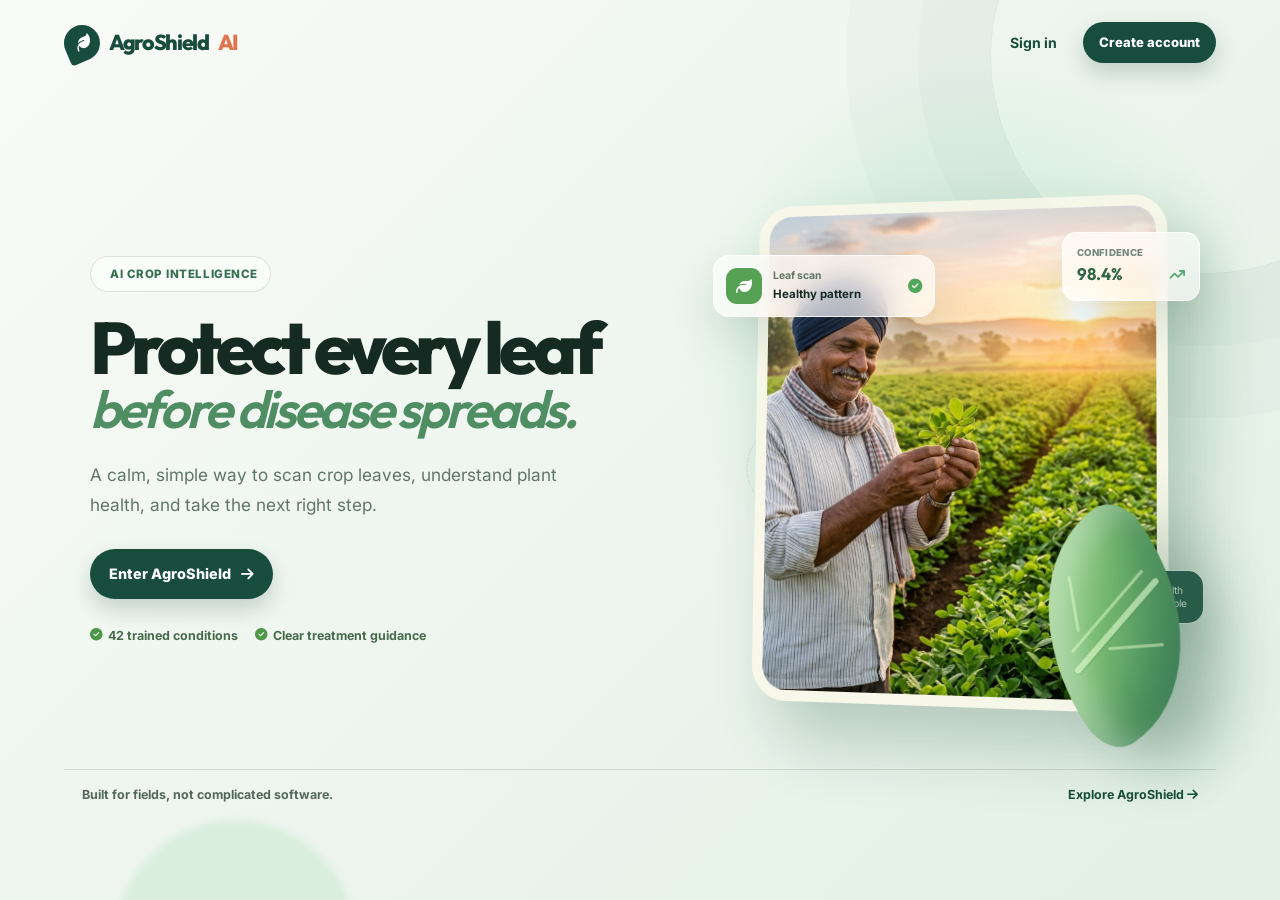
<file: frontend/landing.html>
<!DOCTYPE html>
<html lang="en">
<head>
    <meta charset="UTF-8">
    <meta name="viewport" content="width=device-width, initial-scale=1.0">
    <title>AgroShield AI — Crop care, made simple</title>
    <link href="https://fonts.googleapis.com/css2?family=Inter:wght@300;400;500;600;700&family=Outfit:wght@400;600;800&display=swap" rel="stylesheet">
    <link rel="stylesheet" href="https://cdnjs.cloudflare.com/ajax/libs/font-awesome/6.4.0/css/all.min.css">
    <link rel="stylesheet" href="css/style.css">
</head>
<body>
    <section class="public-landing" id="publicLanding">
        <nav class="landing-nav">
            <a class="landing-brand" href="/"><i class="fa-solid fa-leaf"></i> AgroShield <span>AI</span></a>
            <div class="landing-nav-actions">
                <a class="landing-text-btn" href="/login">Sign in</a>
                <a class="landing-btn landing-btn-small" href="/register">Create account</a>
            </div>
        </nav>
        <div class="landing-hero">
            <div class="landing-copy">
                <p class="landing-eyebrow"><i class="fa-solid fa-sparkles"></i> AI crop intelligence</p>
                <h1>Protect every leaf <em>before disease spreads.</em></h1>
                <p class="landing-lede">A calm, simple way to scan crop leaves, understand plant health, and take the next right step.</p>
                <div class="landing-actions">
                    <a class="landing-btn" href="/home">Enter AgroShield <i class="fa-solid fa-arrow-right"></i></a>
                </div>
                <div class="landing-trust"><span><i class="fa-solid fa-circle-check"></i> 42 trained conditions</span><span><i class="fa-solid fa-circle-check"></i> Clear treatment guidance</span></div>
            </div>
            <div class="landing-visual">
                <div class="landing-glow"></div>
                <div class="landing-orbit orbit-one"></div><div class="landing-orbit orbit-two"></div>
                <img class="farmer-hero-image" src="images/farmer_hero.jpg" alt="Farmer inspecting crop leaves in the field">
                <div class="leaf-sculpture" aria-label="Floating healthy leaf illustration">
                    <span class="leaf-vein leaf-vein-main"></span><span class="leaf-vein leaf-vein-left"></span><span class="leaf-vein leaf-vein-right"></span>
                </div>
                <div class="scan-card floating-card-one"><span class="scan-icon"><i class="fa-solid fa-leaf"></i></span><div><small>Leaf scan</small><strong>Healthy pattern</strong></div><i class="fa-solid fa-circle-check"></i></div>
                <div class="landing-stat floating-card-two"><strong>AI</strong><span>Plant health<br>made simple</span></div>
                <div class="confidence-card"><span>Confidence</span><strong>98.4%</strong><i class="fa-solid fa-arrow-trend-up"></i></div>
            </div>
        </div>
        <div class="landing-scroll-cue"><span>Built for fields, not complicated software.</span><a href="/home">Explore AgroShield <i class="fa-solid fa-arrow-right"></i></a></div>
    </section>
</body>
</html>
</file>
<file: frontend/css/style.css>
/* CSS Design System for AgroShield AI */
:root {
    --bg-main: #fbfbf9;        /* Warm cream background */
    --bg-sidebar: #172d1f;     /* Deep forest green sidebar */
    --bg-card: #ffffff;        /* Pure white cards */
    --border-color: #e4eae4;   /* Soft organic border */
    --border-hover: #a5d6a7;
    
    --primary: #2e7d32;        /* Forest green primary */
    --primary-hover: #1b5e20;
    --primary-glow: rgba(46, 125, 50, 0.15);
    
    --accent: #ef6c00;         /* Warm clay orange accent */
    --accent-hover: #e65100;
    --accent-glow: rgba(239, 108, 0, 0.15);
    
    --danger: #c62828;         /* Earthy warning red */
    --danger-glow: rgba(198, 40, 40, 0.1);
    --warning: #fbc02d;        /* Soft sun gold */
    --warning-glow: rgba(251, 192, 45, 0.1);
    --teal: #00796b;
    --teal-glow: rgba(0, 121, 107, 0.1);
    --text-main: #2b3a30;      /* Dark soil green-grey */
    --text-muted: #738478;     /* Leaf gray */
    --text-dark: #0d1711;
    
    --font-family: 'Inter', sans-serif;
    --font-heading: 'Outfit', sans-serif;
    --sidebar-width: 280px;
    --transition: all 0.25s cubic-bezier(0.4, 0, 0.2, 1);
}


* {
    margin: 0;
    padding: 0;
    box-sizing: border-box;
}


body {
    background-color: var(--bg-main);
    color: var(--text-main);
    font-family: var(--font-family);
    overflow-x: hidden;
    line-height: 1.6;
}


/* Agricultural startup preloader */
.agro-preloader{position:fixed;inset:0;z-index:10000;display:grid;place-items:center;overflow:hidden;color:#f5fff3;background:radial-gradient(circle at 50% 15%,#386a39 0%,#1d4829 34%,#102a1a 72%,#081a10 100%);transition:opacity .55s ease,visibility .55s ease}.agro-preloader.is-hidden{opacity:0;visibility:hidden;pointer-events:none}.preloader-content{position:relative;z-index:1;width:min(88vw,360px);text-align:center}.preloader-sun{position:absolute;top:-6rem;left:50%;width:16rem;height:16rem;border-radius:50%;background:radial-gradient(circle,rgba(255,231,137,.38),rgba(255,213,92,.06) 58%,transparent 70%);transform:translateX(-50%)}.preloader-cloud{position:absolute;width:9rem;height:2.4rem;border-radius:999px;background:rgba(239,255,228,.1);filter:blur(1px)}.preloader-cloud:before,.preloader-cloud:after{position:absolute;bottom:0;border-radius:50%;background:inherit;content:''}.preloader-cloud:before{left:1.2rem;width:3.3rem;height:3.3rem}.preloader-cloud:after{right:1.1rem;width:2.5rem;height:2.5rem}.preloader-cloud-left{top:17%;left:-2rem;animation:preloaderCloud 11s linear infinite}.preloader-cloud-right{top:29%;right:-4rem;transform:scale(.68);animation:preloaderCloud 14s linear infinite reverse}.preloader-mark{display:grid;place-items:center;width:74px;height:74px;margin:0 auto 1.25rem;border:1px solid rgba(221,255,208,.38);border-radius:50%;background:rgba(255,255,255,.1);box-shadow:0 0 0 12px rgba(126,201,111,.08);font-size:2rem;color:#b8ee8d;animation:preloaderSprout 1.8s ease-in-out infinite}.preloader-kicker{margin:0 0 .35rem;color:#b8ee8d;font-size:.67rem;font-weight:700;letter-spacing:.18em}.preloader-content h1{margin:0;font-family:var(--font-heading);font-size:clamp(2.2rem,9vw,3.25rem);line-height:1;letter-spacing:-.06em}.preloader-content h1 em{color:#b8ee8d;font-style:normal}.preloader-message{margin:.9rem 0 1.1rem;color:rgba(245,255,243,.76);font-size:.9rem}.preloader-progress{height:4px;overflow:hidden;border-radius:999px;background:rgba(255,255,255,.2)}.preloader-progress span{display:block;width:45%;height:100%;border-radius:inherit;background:linear-gradient(90deg,#84d86a,#e2f8b2);animation:preloaderGrow 1.35s ease-in-out infinite}.preloader-field{position:absolute;inset:auto -10% -26%;height:58%;opacity:.38;transform:perspective(340px) rotateX(58deg)}.field-row{position:absolute;left:0;width:100%;height:2px;background:linear-gradient(90deg,transparent,rgba(191,242,148,.8),transparent)}.field-row-one{top:12%}.field-row-two{top:43%}.field-row-three{top:74%}.preloader-crops{position:absolute;z-index:1;right:clamp(1.2rem,8vw,8rem);bottom:.9rem;display:flex;align-items:flex-end;gap:clamp(.25rem,1.2vw,.8rem);color:#9ee479}.crop{display:block;width:clamp(1.35rem,3.2vw,2.3rem);font-size:clamp(1.4rem,3.4vw,2.5rem);line-height:1;transform-origin:bottom center;animation:preloaderSway 2.7s ease-in-out infinite alternate}.crop:after{display:block;width:2px;height:clamp(1.2rem,3vw,2.4rem);margin:0 auto;background:#6da956;content:''}.crop-two{color:#d2eb7d;animation-delay:-.8s}.crop-three{color:#81cf73;font-size:clamp(1.9rem,4.7vw,3.4rem);animation-delay:-1.4s}.crop-four{color:#c9df67;animation-delay:-.3s}.crop-five{color:#79bd65;animation-delay:-1.1s}.preloader-farmer{position:absolute;z-index:1;left:clamp(1rem,7vw,7rem);bottom:clamp(1.2rem,7vh,4rem);width:clamp(6rem,13vw,9.5rem);margin:0;overflow:hidden;border:4px solid rgba(225,250,195,.76);border-radius:1.2rem;background:#2d6c3b;box-shadow:0 1rem 2.5rem rgba(1,18,8,.28);transform:rotate(-5deg);animation:preloaderFarmer 3.2s ease-in-out infinite}.preloader-farmer img{display:block;width:100%;aspect-ratio:1/1.12;object-fit:cover;object-position:center}.preloader-farmer figcaption{display:flex;align-items:center;justify-content:center;gap:.3rem;padding:.35rem;color:#f5fff3;background:#236238;font-size:clamp(.45rem,.8vw,.64rem);font-weight:700;white-space:nowrap}@keyframes preloaderGrow{0%{transform:translateX(-120%)}55%,100%{transform:translateX(250%)}}@keyframes preloaderSprout{50%{transform:translateY(-5px) rotate(-4deg);box-shadow:0 0 0 17px rgba(126,201,111,.04)}}@keyframes preloaderSway{to{transform:rotate(6deg)}}@keyframes preloaderFarmer{50%{transform:translateY(-5px) rotate(-5deg)}}@keyframes preloaderCloud{to{translate:4rem 0}}@media(max-width:680px){.preloader-farmer{left:1rem;bottom:1.2rem;width:5.4rem;border-width:3px}.preloader-farmer figcaption{display:none}.preloader-crops{right:.8rem;bottom:.4rem;gap:.2rem}.preloader-cloud-left{top:10%}}@media(prefers-reduced-motion:reduce){.preloader-mark,.preloader-progress span,.preloader-cloud,.crop,.preloader-farmer{animation:none}.agro-preloader{transition-duration:.01ms}}
/* Scrollbar styling */
::-webkit-scrollbar {
    width: 8px;
    height: 8px;
}
::-webkit-scrollbar-track {
    background: var(--bg-sidebar);
}
::-webkit-scrollbar-thumb {
    background: var(--border-color);
    border-radius: 4px;
}
::-webkit-scrollbar-thumb:hover {
    background: var(--primary);
}


/* App Container Layout */
.app-container {
    display: flex;
    min-height: 100vh;
}


/* Sidebar Navigation */
.sidebar {
    width: var(--sidebar-width);
    background-color: var(--bg-sidebar);
    border-right: 1px solid var(--border-color);
    display: flex;
    flex-direction: column;
    padding: 1.75rem 1.25rem;
    position: fixed;
    height: 100vh;
    z-index: 10;
}


.brand {
    display: flex;
    align-items: center;
    gap: 0.75rem;
    margin-bottom: 2.5rem;
}


.logo-icon {
    font-size: 1.75rem;
    color: var(--primary);
    filter: drop-shadow(0 0 8px var(--primary));
    animation: pulseLogo 3s infinite alternate;
}


.brand-name {
    font-family: var(--font-heading);
    font-size: 1.45rem;
    font-weight: 800;
    letter-spacing: -0.5px;
    color: #ffffff;
}


.brand-name .highlight {
    color: var(--primary);
}


.nav-menu {
    display: flex;
    flex-direction: column;
    gap: 0.5rem;
    flex-grow: 1;
}


.nav-item {
    display: flex;
    align-items: center;
    gap: 1rem;
    padding: 0.85rem 1rem;
    color: #a5d6a7; /* Light sage green for contrast */
    text-decoration: none;
    border-radius: 8px;
    font-weight: 500;
    transition: var(--transition);
    border: 1px solid transparent;
}


.nav-item i {
    font-size: 1.2rem;
    width: 20px;
    text-align: center;
    transition: var(--transition);
}


.nav-item:hover, .nav-item.active {
    color: #fff;
    background-color: rgba(255, 255, 255, 0.08);
    border-color: rgba(255, 255, 255, 0.15);
}


.nav-item.active {
    background-color: rgba(16, 185, 129, 0.15);
    border-color: var(--primary);
    box-shadow: 0 0 15px rgba(16, 185, 129, 0.1);
}


.nav-item.active i {
    color: var(--primary);
    text-shadow: 0 0 8px var(--primary);
}


.sidebar-footer {
    display: flex;
    flex-direction: column;
    gap: 1rem;
    border-top: 1px solid var(--border-color);
    padding-top: 1.25rem;
}


.lang-selector {
    display: flex;
    align-items: center;
    gap: 0.5rem;
    background: rgba(255, 255, 255, 0.03);
    border: 1px solid var(--border-color);
    padding: 0.5rem;
    border-radius: 6px;
}


.lang-selector i {
    color: var(--primary);
}


.lang-selector select {
    background: transparent;
    border: none;
    color: #a5d6a7;
    width: 100%;
    outline: none;
    font-family: var(--font-family);
    font-size: 0.9rem;
    cursor: pointer;
}


.lang-selector select option {
    background-color: var(--bg-sidebar);
    color: #ffffff;
}


.system-status {
    display: flex;
    align-items: center;
    gap: 0.5rem;
    font-size: 0.8rem;
    color: var(--text-muted);
}


.status-dot {
    width: 8px;
    height: 8px;
    border-radius: 50%;
}


.status-dot.online {
    background-color: var(--primary);
    box-shadow: 0 0 8px var(--primary);
}


/* Workspace Layout */
.workspace {
    margin-left: var(--sidebar-width);
    flex-grow: 1;
    display: flex;
    flex-direction: column;
    min-height: 100vh;
    padding: 2rem;
}


/* Top Header */
.top-header {
    display: flex;
    justify-content: space-between;
    align-items: center;
    border-bottom: 1px solid var(--border-color);
    padding-bottom: 1.5rem;
    margin-bottom: 2rem;
}


.header-title h1 {
    font-family: var(--font-heading);
    font-weight: 600;
    font-size: 1.85rem;
    letter-spacing: -0.5px;
}


.header-title p {
    color: var(--text-muted);
    font-size: 0.95rem;
    margin-top: 0.25rem;
}


.header-actions {
    display: flex;
    align-items: center;
    gap: 0.65rem;
    flex-wrap: nowrap;
}


.location-wrap {
    position: relative;
    flex-shrink: 0;
}


.location-chip {
    height: 44px;
    display: inline-flex;
    align-items: center;
    gap: .55rem;
    padding: .3rem .65rem .3rem .4rem;
    border: 1px solid var(--border-color);
    border-radius: 12px;
    color: var(--text-main);
    background: var(--bg-card);
    cursor: pointer;
    font-family: inherit;
    text-align: left;
    transition: var(--transition);
}


.location-chip:hover,
.location-chip[aria-expanded="true"] {
    border-color: var(--primary);
    background: var(--primary-glow);
    transform: translateY(-1px);
}


.location-icon {
    display: grid;
    width: 32px;
    height: 32px;
    place-items: center;
    border-radius: 9px;
    color: #fff;
    background: var(--primary);
}


.location-copy { display: grid; min-width: 68px; line-height: 1.05; }
.location-copy small { color: var(--text-muted); font-size: .62rem; font-weight: 600; }
.location-copy strong { max-width: 100px; overflow: hidden; color: var(--text-main); font-size: .76rem; text-overflow: ellipsis; white-space: nowrap; }
.location-chevron { color: var(--text-muted); font-size: .66rem; }


.location-panel {
    position: absolute;
    top: 53px;
    right: 0;
    z-index: 1001;
    width: 260px;
    padding: 1rem;
    border: 1px solid var(--border-color);
    border-radius: 14px;
    color: var(--text-main);
    background: var(--bg-card);
    box-shadow: 0 16px 40px rgba(0, 0, 0, .16);
}


.location-panel-title { display: flex; align-items: flex-start; gap: .65rem; margin-bottom: .85rem; }
.location-panel-title > i { margin-top: .1rem; color: var(--primary); }
.location-panel-title strong { display: block; font-size: .88rem; }
.location-panel-title span { display: block; margin-top: .1rem; color: var(--text-muted); font-size: .7rem; line-height: 1.35; }
.location-panel label { display: block; margin-bottom: .35rem; color: var(--text-muted); font-size: .72rem; font-weight: 700; }
.location-panel input { width: 100%; padding: .58rem .65rem; border: 1px solid var(--border-color); border-radius: 8px; color: var(--text-main); background: var(--bg-main); font: inherit; font-size: .82rem; }
.location-panel input:focus { outline: 2px solid var(--primary-glow); border-color: var(--primary); }
.location-apply-btn { width: 100%; margin-top: .75rem; padding: .6rem .75rem; border: 0; border-radius: 8px; color: #fff; background: var(--primary); cursor: pointer; font: inherit; font-size: .78rem; font-weight: 700; }
.location-apply-btn:hover { background: var(--primary-hover); }


.header-icon-btn {
    position: relative;
    width: 44px;
    height: 44px;
    min-width: 44px;
    min-height: 44px;
    max-height: 44px;
    display: inline-flex;
    align-items: center;
    justify-content: center;
    border: 1px solid var(--border-color);
    border-radius: 12px;
    background: var(--bg-card);
    color: var(--primary);
    cursor: pointer;
    font-size: 1.05rem;
    transition: var(--transition);
    box-sizing: border-box;
    flex-shrink: 0;
}


.header-icon-btn:hover {
    border-color: var(--primary);
    background: var(--primary-glow);
    color: var(--primary-hover);
    transform: translateY(-1px);
}


.notification-wrap {
    position: relative;
    display: inline-flex;
    align-items: center;
    height: 44px;
    min-height: 44px;
    max-height: 44px;
    flex-shrink: 0;
}


.notification-dot {
    position: absolute;
    top: 7px;
    right: 7px;
    width: 8px;
    height: 8px;
    background: var(--danger);
    border-radius: 50%;
    border: 2px solid var(--bg-card);
    pointer-events: none;
    transition: opacity 0.2s;
}


.notification-panel {
    position: absolute;
    top: 52px;
    right: 0;
    z-index: 1000;
    width: 320px;
    background: var(--bg-card);
    border: 1px solid var(--border-color);
    border-radius: 14px;
    padding: 1rem;
    box-shadow: 0 16px 40px rgba(0, 0, 0, 0.16);
    color: var(--text-main);
    box-sizing: border-box;
    animation: fadeIn 0.2s ease;
}


.notif-header {
    display: flex;
    align-items: center;
    justify-content: space-between;
    padding-bottom: 0.65rem;
    border-bottom: 1px solid var(--border-color);
    margin-bottom: 0.5rem;
}


.notif-header strong {
    font-size: 0.88rem;
    font-weight: 700;
    color: var(--text-main);
    display: flex;
    align-items: center;
}


.notif-list {
    display: flex;
    flex-direction: column;
    gap: 0.4rem;
}


.notif-item {
    display: flex;
    gap: 0.65rem;
    padding: 0.55rem;
    border-radius: 8px;
    transition: background 0.15s;
    align-items: flex-start;
}


.notif-item:hover {
    background: rgba(46, 125, 50, 0.08);
}


.notif-item > i {
    font-size: 1rem;
    margin-top: 0.2rem;
    flex-shrink: 0;
}


.notif-item strong {
    display: block;
    font-size: 0.8rem;
    font-weight: 600;
    color: var(--text-main);
    line-height: 1.25;
}


.notif-item p {
    font-size: 0.75rem;
    color: var(--text-muted);
    margin: 0.15rem 0 0.25rem 0;
    line-height: 1.35;
}


.notif-item small {
    font-size: 0.68rem;
    color: var(--text-muted);
}


.notif-footer {
    border-top: 1px solid var(--border-color);
    padding-top: 0.5rem;
    margin-top: 0.4rem;
    text-align: center;
}


.btn-text-sm {
    background: transparent;
    border: none;
    color: var(--primary);
    font-size: 0.78rem;
    font-weight: 600;
    cursor: pointer;
    padding: 0.3rem 0.6rem;
    border-radius: 6px;
    transition: background 0.15s;
}


.btn-text-sm:hover {
    background: var(--primary-glow);
}


.header-user-chip {
    height: 44px;
    min-height: 44px;
    max-height: 44px;
    display: inline-flex;
    align-items: center;
    gap: 0.65rem;
    padding: 0 1rem 0 0.45rem;
    border: 1px solid var(--border-color);
    background: var(--bg-card);
    border-radius: 12px;
    color: var(--text-main);
    font-size: 0.88rem;
    font-weight: 600;
    box-sizing: border-box;
    flex-shrink: 0;
    cursor: pointer;
    transition: var(--transition);
}


.header-user-chip:hover {
    border-color: var(--primary);
    background: var(--primary-glow);
    transform: translateY(-1px);
    box-shadow: 0 2px 8px rgba(0,0,0,0.06);
}


.header-user-icon {
    display: grid;
    place-items: center;
    width: 32px;
    height: 32px;
    border-radius: 50%;
    color: #fff;
    background: var(--primary);
    font-size: 0.85rem;
    flex-shrink: 0;
}


.quick-stat {
    height: 44px;
    min-height: 44px;
    max-height: 44px;
    display: inline-flex;
    align-items: center;
    gap: 0.65rem;
    padding: 0 0.85rem;
    background: var(--bg-card);
    border: 1px solid var(--border-color);
    border-radius: 12px;
    box-sizing: border-box;
    flex-shrink: 0;
    width: 130px;
    min-width: 130px;
    max-width: 130px;
    cursor: pointer;
    transition: var(--transition);
}


.quick-stat:hover {
    border-color: var(--primary);
    background: var(--primary-glow);
    transform: translateY(-1px);
    box-shadow: 0 2px 8px rgba(0,0,0,0.06);
}


.quick-stat i {
    font-size: 1.15rem;
    color: var(--primary);
    display: flex;
    align-items: center;
    justify-content: center;
    width: 22px;
    flex-shrink: 0;
}


.quick-stat > div {
    display: flex;
    flex-direction: column;
    justify-content: center;
    line-height: 1.15;
}


.stat-lbl {
    display: block;
    font-size: 0.62rem;
    font-weight: 700;
    color: var(--text-muted);
    text-transform: uppercase;
    letter-spacing: 0.05em;
}


.stat-val {
    font-size: 0.88rem;
    font-weight: 700;
    color: var(--text-main);
}


/* View Sections */
.view-section {
    display: none;
    animation: fadeIn 0.4s ease;
    flex-grow: 1;
}


.view-section.active {
    display: block;
}


/* Grid Layouts */
.grid-2col {
    display: grid;
    grid-template-columns: 1fr 1fr;
    gap: 2rem;
}


@media (max-width: 1024px) {
    .grid-2col {
        grid-template-columns: 1fr;
    }
}


/* Glassmorphism Cards */
.card {
    background: var(--bg-card);
    border: 1px solid var(--border-color);
    border-radius: 16px;
    box-shadow: 0 10px 30px rgba(0, 0, 0, 0.3);
    backdrop-filter: blur(12px);
    -webkit-backdrop-filter: blur(12px);
    display: flex;
    flex-direction: column;
    overflow: hidden;
    transition: var(--transition);
}


.card:hover {
    border-color: var(--border-hover);
    box-shadow: 0 12px 35px rgba(16, 185, 129, 0.04);
}


.card.scroll-y {
    max-height: 680px;
    overflow-y: auto;
}


.card-header {
    padding: 1.25rem 1.5rem;
    border-bottom: 1px solid var(--border-color);
    display: flex;
    justify-content: space-between;
    align-items: center;
}


.card-header h2 {
    font-family: var(--font-heading);
    font-size: 1.25rem;
    font-weight: 600;
    display: flex;
    align-items: center;
    gap: 0.5rem;
}


.card-header h2 i {
    color: var(--primary);
}


.card-content {
    padding: 1.5rem;
    flex-grow: 1;
}


.card-content.no-padding {
    padding: 0;
}


/* Badges */
.badge {
    padding: 0.35rem 0.75rem;
    border-radius: 50px;
    font-size: 0.75rem;
    font-weight: 600;
    text-transform: uppercase;
    letter-spacing: 0.5px;
}


.badge-emerald {
    background: rgba(16, 185, 129, 0.15);
    color: var(--primary);
    border: 1px solid var(--primary);
}


.badge-teal {
    background: rgba(20, 184, 166, 0.15);
    color: var(--teal);
    border: 1px solid var(--teal);
}


.badge-warning {
    background: rgba(245, 158, 11, 0.15);
    color: var(--warning);
    border: 1px solid var(--warning);
}


.badge-danger {
    background: rgba(239, 68, 68, 0.15);
    color: var(--danger);
    border: 1px solid var(--danger);
}


.badge-blue {
    background: rgba(59, 130, 246, 0.15);
    color: #3b82f6;
    border: 1px solid #3b82f6;
}


/* Upload Zone */
.upload-zone {
    border: 2px dashed var(--border-color);
    border-radius: 12px;
    padding: 2.5rem 1.5rem;
    text-align: center;
    background: rgba(0, 0, 0, 0.15);
    transition: var(--transition);
    cursor: pointer;
    min-height: 250px;
    display: flex;
    align-items: center;
    justify-content: center;
}


.upload-zone:hover, .upload-zone.dragover {
    border-color: var(--primary);
    background: rgba(16, 185, 129, 0.03);
}


.upload-prompt {
    display: flex;
    flex-direction: column;
    align-items: center;
    gap: 0.75rem;
}


.upload-icon {
    font-size: 3rem;
    color: var(--primary);
    margin-bottom: 0.5rem;
    filter: drop-shadow(0 0 10px var(--primary-glow));
}


.upload-prompt h3 {
    font-size: 1.1rem;
    font-weight: 600;
}


.upload-prompt p {
    color: var(--text-muted);
    font-size: 0.8rem;
    max-width: 320px;
}


.upload-preview {
    width: 100%;
    height: 100%;
    position: relative;
    border-radius: 8px;
    overflow: hidden;
}


.upload-preview img {
    max-width: 100%;
    max-height: 220px;
    object-fit: cover;
    border-radius: 8px;
    border: 1px solid var(--border-color);
}


.preview-overlay {
    position: absolute;
    bottom: 10px;
    right: 10px;
}


/* Form Styles */
.form-group {
    display: flex;
    flex-direction: column;
    gap: 0.5rem;
    margin-bottom: 1rem;
}


.form-group label {
    font-size: 0.85rem;
    font-weight: 500;
    color: var(--text-muted);
}


.form-group label i {
    color: var(--primary);
}


.form-row {
    display: flex;
    gap: 1rem;
}


.form-row .form-group {
    flex: 1;
}


.form-group input, .form-group textarea, .form-group select {
    background: #ffffff;
    border: 1px solid var(--border-color);
    padding: 0.75rem 1rem;
    border-radius: 8px;
    color: var(--text-main);
    font-family: var(--font-family);
    outline: none;
    transition: var(--transition);
}


.form-group input:focus, .form-group textarea:focus, .form-group select:focus {
    border-color: var(--primary);
    box-shadow: 0 0 10px var(--primary-glow);
}


.form-group textarea {
    min-height: 80px;
    resize: vertical;
}


.align-bottom {
    justify-content: flex-end;
}


/* Buttons */
.btn {
    display: inline-flex;
    align-items: center;
    justify-content: center;
    gap: 0.5rem;
    padding: 0.65rem 1.25rem;
    border-radius: 8px;
    font-family: var(--font-family);
    font-weight: 500;
    font-size: 0.9rem;
    cursor: pointer;
    transition: var(--transition);
    border: none;
    outline: none;
}


.btn-primary {
    background-color: var(--primary);
    color: var(--bg-sidebar);
    font-weight: 600;
}


.btn-primary:hover {
    background-color: var(--primary-hover);
    box-shadow: 0 0 15px var(--primary-glow);
}


.btn-secondary {
    background-color: rgba(255, 255, 255, 0.05);
    color: var(--text-main);
    border: 1px solid var(--border-color);
}


.btn-secondary:hover {
    background-color: rgba(255, 255, 255, 0.08);
    border-color: var(--primary);
}


.btn-success {
    background-color: var(--accent);
    color: var(--bg-sidebar);
    font-weight: 600;
}


.btn-success:hover {
    background-color: var(--primary-hover);
    box-shadow: 0 0 15px rgba(34, 197, 94, 0.25);
}


.btn-warning {
    background-color: var(--warning);
    color: var(--text-dark);
    font-weight: 600;
}


.btn-warning:hover {
    opacity: 0.9;
    box-shadow: 0 0 15px var(--warning-glow);
}


.btn-danger {
    background-color: var(--danger);
    color: #fff;
    font-weight: 600;
}


.btn-danger:hover {
    background-color: #dc2626;
    box-shadow: 0 0 15px var(--danger-glow);
}


.btn-sm {
    padding: 0.4rem 0.85rem;
    font-size: 0.8rem;
}


.btn-large {
    padding: 0.9rem 1.5rem;
    font-size: 1rem;
}


.btn-icon {
    padding: 0.75rem;
}


.btn:disabled {
    opacity: 0.4;
    cursor: not-allowed;
    box-shadow: none !important;
}


/* Empty State / Loading State */
.empty-state {
    display: flex;
    flex-direction: column;
    align-items: center;
    justify-content: center;
    gap: 1rem;
    text-align: center;
    padding: 4rem 1.5rem;
    color: var(--text-muted);
}


.empty-state i {
    font-size: 3.5rem;
    color: var(--border-color);
}


.empty-state i.animate-pulse {
    animation: heartBeat 2s infinite;
}


.empty-state h3 {
    font-size: 1.25rem;
    color: var(--text-main);
    font-weight: 600;
}


.empty-state p {
    font-size: 0.85rem;
    max-width: 320px;
}


.spinner {
    color: var(--primary) !important;
    font-size: 3.5rem;
}


/* Results Formatting */
.result-header {
    display: flex;
    justify-content: space-between;
    align-items: flex-start;
    border-bottom: 1px solid var(--border-color);
    padding-bottom: 1.25rem;
    margin-bottom: 1.5rem;
}


.result-details h3 {
    font-family: var(--font-heading);
    font-size: 1.5rem;
    color: var(--primary);
    font-weight: 700;
}


.result-details .scientific {
    font-style: italic;
    color: var(--text-muted);
    font-size: 0.9rem;
    margin-top: 0.1rem;
}


.meta-row {
    display: flex;
    gap: 1.5rem;
    margin-top: 0.5rem;
    font-size: 0.85rem;
}


.meta-item strong {
    color: var(--primary);
}


.advisory-sections {
    display: flex;
    flex-direction: column;
    gap: 1.25rem;
}


.adv-section {
    border-left: 3px solid var(--border-color);
    padding-left: 1rem;
}


.adv-section.highlight-border {
    border-left-color: var(--primary);
    background: rgba(16, 185, 129, 0.02);
    padding: 0.75rem 1rem;
    border-radius: 0 8px 8px 0;
}


.adv-section h4 {
    font-size: 0.9rem;
    font-weight: 600;
    color: var(--primary);
    margin-bottom: 0.35rem;
    display: flex;
    align-items: center;
    gap: 0.4rem;
}


.adv-section p {
    font-size: 0.88rem;
    color: var(--text-main);
}


.chemical-box {
    background: rgba(255, 255, 255, 0.02);
    border: 1px solid var(--border-color);
    padding: 0.75rem;
    border-radius: 6px;
    margin-top: 0.25rem;
}


.dosage-tag {
    display: inline-block;
    background: rgba(16, 185, 129, 0.08);
    border: 1px solid var(--border-color);
    padding: 0.25rem 0.5rem;
    border-radius: 4px;
    font-size: 0.75rem;
    margin-top: 0.5rem;
}


.dosage-tag strong {
    color: var(--primary);
}


.advisory-actions {
    display: flex;
    gap: 1rem;
    margin-top: 2rem;
    border-top: 1px solid var(--border-color);
    padding-top: 1.5rem;
}


.advisory-actions button {
    flex: 1;
}


/* Weather Risk Forecaster */
.risk-summary {
    display: flex;
    align-items: center;
    gap: 2rem;
    margin-bottom: 1.5rem;
    border-bottom: 1px solid var(--border-color);
    padding-bottom: 1.5rem;
}


.risk-meter-container {
    display: flex;
    flex-direction: column;
    align-items: center;
    gap: 0.5rem;
}


.risk-gauge {
    position: relative;
    width: 100px;
    height: 50px;
    background: linear-gradient(to right, #22c55e, #eab308, #ef4444);
    border-radius: 100px 100px 0 0;
    overflow: hidden;
}


.risk-gauge::after {
    content: '';
    position: absolute;
    bottom: 0;
    left: 50%;
    transform: translateX(-50%);
    width: 70px;
    height: 35px;
    background-color: var(--bg-sidebar);
    border-radius: 70px 70px 0 0;
}


.gauge-arrow {
    position: absolute;
    bottom: 0;
    left: 50%;
    width: 4px;
    height: 40px;
    background-color: #fff;
    transform-origin: bottom center;
    z-index: 2;
    transition: transform 1s cubic-bezier(0.4, 0, 0.2, 1);
    box-shadow: 0 0 6px rgba(0,0,0,0.5);
}


.risk-value {
    font-family: var(--font-heading);
    font-weight: 700;
    font-size: 1.1rem;
}


.risk-info {
    flex-grow: 1;
}


.forecast-text {
    font-size: 0.9rem;
}


.forecast-text strong {
    color: var(--primary);
}


.risk-list {
    display: flex;
    flex-direction: column;
    gap: 0.85rem;
}


.risk-item {
    display: flex;
    justify-content: space-between;
    align-items: center;
    padding: 0.75rem 1rem;
    background: rgba(255, 255, 255, 0.02);
    border: 1px solid var(--border-color);
    border-radius: 8px;
}


.risk-name {
    font-weight: 500;
    font-size: 0.85rem;
}


.risk-factor-popover {
    font-size: 0.75rem;
    color: var(--text-muted);
    margin-top: 0.25rem;
}


/* Geospatial Map View styling */
.full-height-card {
    height: 700px;
}


.map-filters {
    display: flex;
    gap: 0.5rem;
}


.map-filters select {
    background-color: rgba(0, 0, 0, 0.2);
    border: 1px solid var(--border-color);
    padding: 0.35rem 0.75rem;
    border-radius: 6px;
    color: var(--text-main);
    font-size: 0.8rem;
    outline: none;
    cursor: pointer;
}


#map {
    width: 100%;
    height: 100%;
    background-color: #1e293b;
}


.map-legend {
    position: absolute;
    bottom: 20px;
    left: 20px;
    background: rgba(6, 14, 10, 0.95);
    border: 1px solid var(--border-color);
    padding: 0.85rem;
    border-radius: 8px;
    z-index: 1000;
    font-size: 0.75rem;
    box-shadow: 0 4px 20px rgba(0,0,0,0.5);
}


.map-legend h4 {
    color: var(--primary);
    margin-bottom: 0.5rem;
    font-weight: 600;
    border-bottom: 1px solid var(--border-color);
    padding-bottom: 0.25rem;
}


.map-legend div {
    display: flex;
    align-items: center;
    gap: 0.5rem;
    margin-bottom: 0.35rem;
}


.legend-color {
    width: 12px;
    height: 12px;
    border-radius: 50%;
    display: inline-block;
}


.legend-green { background-color: var(--primary); border: 2px solid #fff; }
.legend-orange { background-color: var(--warning); border: 2px solid #fff; }
.legend-red { background-color: var(--danger); border: 2px solid #fff; }
.legend-purple { background-color: #a855f7; border: 2px solid #fff; }


/* Leaflet dark theme override */
.leaflet-container {
    font-family: var(--font-family) !important;
}


.leaflet-popup-content-wrapper {
    background: rgba(6, 14, 10, 0.95) !important;
    border: 1px solid var(--border-color) !important;
    color: var(--text-main) !important;
    border-radius: 8px !important;
    backdrop-filter: blur(8px);
}


.leaflet-popup-tip {
    background: rgba(6, 14, 10, 0.95) !important;
    border: 1px solid var(--border-color) !important;
}


.popup-img {
    width: 100%;
    height: 80px;
    object-fit: cover;
    border-radius: 4px;
    margin-top: 0.5rem;
    border: 1px solid var(--border-color);
}


.popup-details h4 {
    color: var(--primary);
    font-size: 0.9rem;
    font-weight: 600;
}


.popup-details p {
    font-size: 0.75rem;
    margin-top: 0.2rem;
}


/* Official Dashboard view */
.indicators-row {
    display: grid;
    grid-template-columns: repeat(4, 1fr);
    gap: 1.5rem;
}


@media (max-width: 1200px) {
    .indicators-row {
        grid-template-columns: 1fr 1fr;
    }
}


@media (max-width: 640px) {
    .indicators-row {
        grid-template-columns: 1fr;
    }
}


.indicator-card {
    background: var(--bg-card);
    border: 1px solid var(--border-color);
    padding: 1.25rem 1.5rem;
    border-radius: 12px;
    display: flex;
    align-items: center;
    gap: 1rem;
    transition: var(--transition);
}


.indicator-card:hover {
    border-color: var(--border-hover);
    transform: translateY(-2px);
}


.ind-icon {
    width: 48px;
    height: 48px;
    border-radius: 10px;
    display: flex;
    align-items: center;
    justify-content: center;
    font-size: 1.25rem;
    color: var(--bg-sidebar);
}


.bg-emerald { background-color: var(--primary); box-shadow: 0 0 10px var(--primary-glow); }
.bg-warning { background-color: var(--warning); box-shadow: 0 0 10px var(--warning-glow); }
.bg-danger { background-color: var(--danger); box-shadow: 0 0 10px var(--danger-glow); }
.bg-teal { background-color: var(--teal); box-shadow: 0 0 10px var(--teal-glow); }


.ind-details {
    display: flex;
    flex-direction: column;
}


.ind-val {
    font-family: var(--font-heading);
    font-size: 1.35rem;
    font-weight: 700;
}


.ind-lbl {
    font-size: 0.75rem;
    color: var(--text-muted);
}


.chart-container {
    height: 250px;
    display: flex;
    align-items: center;
    justify-content: center;
}


/* Expert Queue */
.expert-queue {
    display: flex;
    flex-direction: column;
    gap: 1rem;
    max-height: 400px;
    overflow-y: auto;
    padding-right: 0.5rem;
}


.queue-empty {
    text-align: center;
    padding: 3rem;
    color: var(--text-muted);
}


.queue-empty i {
    font-size: 2.5rem;
    margin-bottom: 0.5rem;
    color: var(--border-color);
}


.queue-item {
    display: flex;
    gap: 1.5rem;
    background: rgba(0, 0, 0, 0.2);
    border: 1px solid var(--border-color);
    padding: 1.25rem;
    border-radius: 10px;
    transition: var(--transition);
}


.queue-item:hover {
    border-color: var(--border-hover);
    background: rgba(255,255,255,0.01);
}


.queue-img-container {
    width: 120px;
    height: 100px;
    flex-shrink: 0;
    border-radius: 6px;
    overflow: hidden;
    border: 1px solid var(--border-color);
}


.queue-img-container img {
    width: 100%;
    height: 100%;
    object-fit: cover;
}


.queue-details {
    flex-grow: 1;
}


.queue-meta {
    display: flex;
    justify-content: space-between;
    align-items: center;
    margin-bottom: 0.25rem;
}


.queue-meta h4 {
    font-size: 1rem;
    color: var(--primary);
    font-weight: 600;
}


.queue-crop {
    font-size: 0.8rem;
    background: rgba(255, 255, 255, 0.05);
    padding: 0.15rem 0.5rem;
    border-radius: 4px;
    border: 1px solid var(--border-color);
}


.queue-notes {
    font-size: 0.85rem;
    color: var(--text-muted);
    margin-top: 0.5rem;
    background: rgba(0,0,0,0.1);
    padding: 0.5rem;
    border-radius: 4px;
}


.queue-validation-box {
    margin-top: 0.75rem;
    display: flex;
    gap: 0.5rem;
}


.queue-validation-box input {
    background: rgba(0, 0, 0, 0.3);
    border: 1px solid var(--border-color);
    padding: 0.35rem 0.75rem;
    border-radius: 4px;
    color: #fff;
    font-size: 0.8rem;
    outline: none;
    flex-grow: 1;
}


.queue-validation-box input:focus {
    border-color: var(--primary);
}


/* Toast Notification */
.toast {
    position: fixed;
    bottom: 30px;
    right: -320px;
    background: rgba(6, 14, 10, 0.95);
    border: 1px solid var(--primary);
    padding: 1rem;
    border-radius: 8px;
    display: flex;
    align-items: center;
    gap: 0.85rem;
    box-shadow: 0 10px 25px rgba(0, 0, 0, 0.5);
    z-index: 9999;
    width: 300px;
    backdrop-filter: blur(8px);
    transition: right 0.4s cubic-bezier(0.175, 0.885, 0.32, 1.275);
}


.toast.show {
    right: 30px;
}


.toast-icon {
    font-size: 1.5rem;
    color: var(--primary);
}


.toast-content h4 {
    font-size: 0.9rem;
    font-weight: 600;
}


.toast-content p {
    font-size: 0.75rem;
    color: var(--text-muted);
}


/* Animations */
@keyframes fadeIn {
    from { opacity: 0; transform: translateY(8px); }
    to { opacity: 1; transform: translateY(0); }
}


@keyframes heartBeat {
    0% { transform: scale(1); }
    14% { transform: scale(1.05); }
    28% { transform: scale(1); }
    42% { transform: scale(1.05); }
    70% { transform: scale(1); }
}


@keyframes pulseLogo {
    0% { filter: drop-shadow(0 0 3px var(--primary-glow)); }
    100% { filter: drop-shadow(0 0 10px var(--primary)); }
}


/* --- Home Landing Page Styles --- */
.hero-section {
    background: linear-gradient(135deg, #172d1f 0%, #2e7d32 100%);
    color: #ffffff;
    padding: 2.5rem;
    border-radius: 16px;
    margin-bottom: 2rem;
    box-shadow: var(--shadow-md);
    position: relative;
    overflow: hidden;
}


.hero-section::before {
    content: '';
    position: absolute;
    top: -50%;
    right: -20%;
    width: 300px;
    height: 300px;
    background: rgba(255, 255, 255, 0.03);
    border-radius: 50%;
    pointer-events: none;
}


.hero-title {
    font-family: var(--font-heading);
    font-size: 2.2rem;
    font-weight: 800;
    margin-bottom: 0.5rem;
    letter-spacing: -0.5px;
}


.hero-subtitle {
    font-size: 1.1rem;
    opacity: 0.9;
    max-width: 600px;
}


.home-grid {
    display: grid;
    grid-template-columns: repeat(auto-fit, minmax(300px, 1fr));
    gap: 2rem;
    margin-bottom: 2.5rem;
}


.home-card {
    background: var(--bg-card);
    border: 1px solid var(--border-color);
    border-radius: 16px;
    padding: 2rem;
    text-align: center;
    transition: var(--transition);
    cursor: pointer;
    box-shadow: var(--shadow-sm);
    display: flex;
    flex-direction: column;
    align-items: center;
    gap: 1.25rem;
}


.home-card:hover {
    transform: translateY(-5px);
    border-color: var(--primary);
    box-shadow: var(--shadow-lg);
}


.home-card-icon {
    width: 64px;
    height: 64px;
    border-radius: 50%;
    background: var(--primary-glow);
    color: var(--primary);
    display: flex;
    align-items: center;
    justify-content: center;
    font-size: 1.8rem;
    transition: var(--transition);
}


.home-card:hover .home-card-icon {
    background: var(--primary);
    color: #ffffff;
    transform: scale(1.1);
}


.home-card-title {
    font-family: var(--font-heading);
    font-size: 1.35rem;
    font-weight: 700;
    color: var(--text-main);
}


.home-card-desc {
    font-size: 0.9rem;
    color: var(--text-muted);
    line-height: 1.5;
}


/* User Guide Section */
.guide-section {
    background: var(--bg-card);
    border: 1px solid var(--border-color);
    border-radius: 16px;
    padding: 2rem;
    margin-bottom: 2rem;
    box-shadow: var(--shadow-sm);
}


.guide-title {
    font-family: var(--font-heading);
    font-size: 1.5rem;
    font-weight: 700;
    margin-bottom: 1.5rem;
    color: var(--text-main);
    display: flex;
    align-items: center;
    gap: 0.5rem;
}


.guide-steps {
    display: grid;
    grid-template-columns: repeat(auto-fit, minmax(200px, 1fr));
    gap: 1.5rem;
}


.guide-step {
    display: flex;
    flex-direction: column;
    align-items: flex-start;
    gap: 0.75rem;
}


.step-num {
    width: 32px;
    height: 32px;
    border-radius: 50%;
    background: var(--accent);
    color: #ffffff;
    display: flex;
    align-items: center;
    justify-content: center;
    font-weight: 700;
    font-size: 1rem;
}


.step-title {
    font-weight: 600;
    font-size: 1rem;
    color: var(--text-main);
}


.step-desc {
    font-size: 0.85rem;
    color: var(--text-muted);
    line-height: 1.4;
}


/* --- Auth Pages (Login & Register) --- */
.auth-container {
    display: flex;
    align-items: center;
    justify-content: center;
    min-height: 60vh;
    padding: 1rem;
}


.auth-card {
    background: var(--bg-card);
    border: 1px solid var(--border-color);
    border-radius: 16px;
    padding: 2.5rem;
    width: 100%;
    max-width: 450px;
    box-shadow: var(--shadow-lg);
    display: flex;
    flex-direction: column;
    gap: 1.5rem;
}


.auth-header {
    text-align: center;
}


.auth-logo {
    font-size: 2.5rem;
    color: var(--primary);
    margin-bottom: 0.5rem;
}


.auth-title {
    font-family: var(--font-heading);
    font-size: 1.6rem;
    font-weight: 800;
    color: var(--text-main);
}


.auth-subtitle {
    font-size: 0.9rem;
    color: var(--text-muted);
    margin-top: 0.25rem;
}


.auth-toggle {
    text-align: center;
    font-size: 0.9rem;
    color: var(--text-muted);
    margin-top: 0.5rem;
}


.auth-toggle a {
    color: var(--primary);
    text-decoration: none;
    font-weight: 600;
    transition: var(--transition);
}


.auth-toggle a:hover {
    color: var(--primary-hover);
    text-decoration: underline;
}


/* User Account Display in Sidebar */
.user-profile-badge {
    display: flex;
    align-items: center;
    gap: 0.75rem;
    background: rgba(255, 255, 255, 0.04);
    border: 1px solid rgba(255, 255, 255, 0.08);
    padding: 0.75rem;
    border-radius: 8px;
    margin-top: 1rem;
    margin-bottom: 0.5rem;
}


.user-avatar {
    width: 38px;
    height: 38px;
    border-radius: 50%;
    background: var(--primary);
    color: #ffffff;
    display: flex;
    align-items: center;
    justify-content: center;
    font-weight: 700;
    font-size: 1.1rem;
}


.user-info {
    display: flex;
    flex-direction: column;
    overflow: hidden;
}


.user-name {
    font-size: 0.9rem;
    font-weight: 600;
    color: #ffffff;
    white-space: nowrap;
    text-overflow: ellipsis;
    overflow: hidden;
}


.user-village {
    font-size: 0.75rem;
    color: rgba(255, 255, 255, 0.6);
    white-space: nowrap;
    text-overflow: ellipsis;
    overflow: hidden;
}


/* Supabase Configuration Panel in Settings View */
.settings-section {
    background: var(--bg-card);
    border: 1px solid var(--border-color);
    border-radius: 16px;
    padding: 2rem;
    box-shadow: var(--shadow-sm);
    margin-bottom: 2rem;
}


.connection-status {
    display: inline-flex;
    align-items: center;
    gap: 0.5rem;
    padding: 0.5rem 1rem;
    border-radius: 30px;
    font-size: 0.85rem;
    font-weight: 600;
    margin-top: 0.5rem;
    margin-bottom: 1.5rem;
}


.status-connected {
    background: #e8f5e9;
    color: #2e7d32;
}


.status-disconnected {
    background: #ffe0b2;
    color: #e65100;
}


.btn-accent {
    background-color: var(--accent);
    color: #ffffff;
    font-weight: 600;
}


.btn-accent:hover {
    background-color: var(--accent-hover);
    box-shadow: 0 0 15px var(--accent-glow);
}


/* Geological Floating Panel */
.geo-panel {
    position: absolute;
    top: 20px;
    right: 20px;
    width: 350px;
    max-height: calc(100% - 40px);
    z-index: 1001; /* Above leaflet overlays */
    background: rgba(13, 23, 17, 0.92); /* Dark forest glass background */
    color: #f1f5f9;
    border: 1px solid rgba(165, 214, 167, 0.2);
    border-radius: 16px;
    padding: 1.25rem;
    box-shadow: 0 15px 40px rgba(0, 0, 0, 0.6);
    overflow-y: auto;
    transition: transform 0.3s cubic-bezier(0.4, 0, 0.2, 1), opacity 0.3s ease;
    backdrop-filter: blur(16px);
    -webkit-backdrop-filter: blur(16px);
}


.geo-panel.hidden {
    display: none !important;
}


.geo-panel-header {
    display: flex;
    justify-content: space-between;
    align-items: center;
    border-bottom: 1px solid rgba(255, 255, 255, 0.1);
    padding-bottom: 0.75rem;
    margin-bottom: 0.75rem;
}


.geo-panel-header h3 {
    font-size: 1.05rem;
    font-weight: 600;
    color: #81c784; /* Soft primary green */
    display: flex;
    align-items: center;
    gap: 0.5rem;
}


.geo-panel-header .close-btn {
    background: none;
    border: none;
    color: #94a3b8;
    font-size: 1.5rem;
    cursor: pointer;
    line-height: 1;
    transition: color 0.2s;
}


.geo-panel-header .close-btn:hover {
    color: #ef4444;
}


.geo-panel-body {
    display: flex;
    flex-direction: column;
    gap: 1rem;
}


.geo-coords {
    display: flex;
    gap: 0.5rem;
    justify-content: center;
}


.geo-coord-badge {
    background: rgba(255, 255, 255, 0.08);
    border: 1px solid rgba(255, 255, 255, 0.1);
    padding: 0.25rem 0.5rem;
    border-radius: 6px;
    font-size: 0.75rem;
    font-family: monospace;
    color: #cbd5e1;
}


.geo-section-title {
    font-size: 0.8rem;
    font-weight: 700;
    text-transform: uppercase;
    letter-spacing: 0.05em;
    color: #94a3b8;
    border-left: 3px solid #81c784;
    padding-left: 0.5rem;
    margin-top: 0.25rem;
}


/* Soil Bar Graph styling */
.soil-bar-container {
    display: flex;
    flex-direction: column;
    gap: 0.4rem;
}


.soil-bar-labels {
    display: flex;
    justify-content: space-between;
    font-size: 0.75rem;
    color: #cbd5e1;
}


.soil-composition-bar {
    display: flex;
    height: 10px;
    border-radius: 5px;
    overflow: hidden;
    background: rgba(255, 255, 255, 0.1);
}


.soil-bar-part {
    height: 100%;
    transition: width 0.4s ease;
}


.clay-color { background-color: #a1887f; } /* earthy clay color */
.silt-color { background-color: #ffd54f; } /* silty yellow color */
.sand-color { background-color: #e0e0e0; } /* sandy whitish gray */


/* Grid elements */
.geo-metrics-grid {
    display: grid;
    grid-template-columns: 1fr 1fr;
    gap: 0.6rem;
}


.geo-metric-card {
    background: rgba(255, 255, 255, 0.04);
    border: 1px solid rgba(255, 255, 255, 0.06);
    border-radius: 10px;
    padding: 0.6rem;
    display: flex;
    align-items: center;
    gap: 0.6rem;
}


.geo-metric-icon {
    font-size: 1.1rem;
    color: #81c784;
    display: flex;
    align-items: center;
    justify-content: center;
    width: 28px;
    height: 28px;
    border-radius: 6px;
    background: rgba(129, 199, 132, 0.1);
}


.geo-metric-info {
    display: flex;
    flex-direction: column;
}


.geo-metric-label {
    font-size: 0.7rem;
    color: #94a3b8;
}


.geo-metric-value {
    font-size: 0.85rem;
    font-weight: 600;
    color: #f1f5f9;
}


/* Nutrients Progress Bars */
.geo-nutrients-container {
    display: flex;
    flex-direction: column;
    gap: 0.6rem;
}


.nutrient-progress {
    display: flex;
    flex-direction: column;
    gap: 0.25rem;
}


.nutrient-info {
    display: flex;
    justify-content: space-between;
    font-size: 0.75rem;
    color: #cbd5e1;
}


.progress-track {
    height: 6px;
    background: rgba(255, 255, 255, 0.1);
    border-radius: 3px;
    overflow: hidden;
}


.progress-fill {
    height: 100%;
    border-radius: 3px;
    width: 0%;
    transition: width 0.5s ease-out;
}


.n-fill { background-color: #3b82f6; } /* Blue for N */
.p-fill { background-color: #ef4444; } /* Red/Pink for P */
.k-fill { background-color: #10b981; } /* Emerald/Green for K */


/* Agro Zone card */
.geo-zone-card {
    background: rgba(129, 199, 132, 0.05);
    border: 1px solid rgba(129, 199, 132, 0.15);
    border-radius: 10px;
    padding: 0.75rem;
    text-align: center;
}


.geo-zone-label {
    font-size: 0.7rem;
    text-transform: uppercase;
    letter-spacing: 0.05em;
    color: #81c784;
    margin-bottom: 0.2rem;
}


.geo-zone-value {
    font-size: 0.85rem;
    font-weight: 600;
    color: #f8fafc;
}


/* Custom glowing pinpoint marker on Leaflet map */
.pin-marker-custom {
    position: relative;
    display: flex;
    align-items: center;
    justify-content: center;
}
.pin-pulse {
    position: absolute;
    width: 30px;
    height: 30px;
    background: rgba(59, 130, 246, 0.4);
    border-radius: 50%;
    animation: pinPulseAnim 1.8s infinite ease-out;
}
.pin-icon {
    font-size: 24px;
    color: #3b82f6;
    text-shadow: 0 0 8px rgba(59, 130, 246, 0.8);
    z-index: 2;
}


@keyframes pinPulseAnim {
    0% {
        transform: scale(0.5);
        opacity: 1;
    }
    100% {
        transform: scale(2.2);
        opacity: 0;
    }
}


.map-coords-readout {
    background: rgba(13, 23, 17, 0.9);
    border: 1px solid rgba(165, 214, 167, 0.3);
    color: #81c784;
    padding: 0.4rem 0.8rem;
    font-family: monospace;
    font-size: 0.75rem;
    border-radius: 6px;
    box-shadow: 0 4px 12px rgba(0,0,0,0.4);
    pointer-events: none;
    z-index: 1000;
}


/* ============================================================
   Comprehensive Dark Mode Styles
   ============================================================ */
body.dark-theme {
    --bg-main: #0b150f;
    --bg-card: #15241b;
    --bg-sidebar: #0e1c13;
    --border-color: #243d2c;
    --border-hover: #3d6849;
    --text-main: #ecf5ed;
    --text-muted: #95a999;
    --text-dark: #f8fafc;
    --primary: #4ade80;
    --primary-hover: #22c55e;
    --primary-glow: rgba(74, 222, 128, 0.15);
    background-color: #0b150f !important;
    color: #ecf5ed !important;
}


body.dark-theme .top-header {
    border-bottom-color: var(--border-color);
}


body.dark-theme .header-icon-btn,
body.dark-theme .header-user-chip,
body.dark-theme .quick-stat {
    background: #15241b;
    border-color: #243d2c;
    color: #ecf5ed;
}


body.dark-theme .header-icon-btn:hover,
body.dark-theme .header-user-chip:hover,
body.dark-theme .quick-stat:hover {
    border-color: #4ade80;
    background: rgba(74, 222, 128, 0.12);
}


body.dark-theme .header-user-chip span#headerUserName,
body.dark-theme .quick-stat .stat-val {
    color: #ecf5ed;
}


body.dark-theme .quick-stat .stat-lbl {
    color: #95a999;
}


body.dark-theme .notification-dot {
    border-color: #15241b;
}


/* Dark Mode on Notification Panel */
body.dark-theme .notification-panel {
    background: #15241b;
    border-color: #294532;
    box-shadow: 0 20px 45px rgba(0, 0, 0, 0.75), 0 0 0 1px rgba(74, 222, 128, 0.2);
    color: #ecf5ed;
}


body.dark-theme .notif-header {
    border-bottom-color: #243d2c;
}


body.dark-theme .notif-header strong {
    color: #ecf5ed;
}


body.dark-theme .notif-item {
    border-radius: 8px;
}


body.dark-theme .notif-item:hover {
    background: rgba(74, 222, 128, 0.12);
}


body.dark-theme .notif-item strong {
    color: #ecf5ed;
}


body.dark-theme .notif-item p,
body.dark-theme .notif-item small {
    color: #95a999;
}


body.dark-theme .notif-footer {
    border-top-color: #243d2c;
}


body.dark-theme .btn-text-sm {
    color: #4ade80;
}


body.dark-theme .btn-text-sm:hover {
    background: rgba(74, 222, 128, 0.15);
}


/* Dark Mode Cards & General Overrides */
body.dark-theme .card,
body.dark-theme .card.glass,
body.dark-theme .home-card,
body.dark-theme .guide-step,
body.dark-theme .farmer-welcome-card,
body.dark-theme .farm-profile-card,
body.dark-theme .health-score-card,
body.dark-theme .farm-stat-card,
body.dark-theme .recent-scans-card,
body.dark-theme .empty-illustration-card,
body.dark-theme .treatment-tracker-card,
body.dark-theme .calc-box,
body.dark-theme .tracker-step-item {
    background: #15241b;
    border-color: #243d2c;
    color: #ecf5ed;
}


body.dark-theme .card-header {
    border-bottom-color: #243d2c;
}


body.dark-theme .card-header h2,
body.dark-theme .card-header h3,
body.dark-theme .section-heading h3,
body.dark-theme .empty-illustration-card h3,
body.dark-theme .home-card-title {
    color: #ecf5ed;
}


body.dark-theme .recent-scans-card:hover,
body.dark-theme .empty-illustration-card:hover {
    border-color: #3d6849;
    box-shadow: 0 10px 28px rgba(0, 0, 0, 0.35);
}


body.dark-theme .scan-row,
body.dark-theme .history-row {
    border-top-color: #243d2c;
    color: #ecf5ed;
}


body.dark-theme .scan-row:hover,
body.dark-theme .history-row:hover {
    background: rgba(74, 222, 128, 0.08);
}


body.dark-theme .scan-row strong,
body.dark-theme .history-row strong {
    color: #ecf5ed;
}


body.dark-theme .scan-row small,
body.dark-theme .history-row small,
body.dark-theme .empty-illustration-card p,
body.dark-theme .guide-step p,
body.dark-theme .home-card-desc,
body.dark-theme .hero-subtitle {
    color: #95a999;
}


body.dark-theme .hero-title {
    color: #ecf5ed;
}


body.dark-theme input[type="text"],
body.dark-theme input[type="number"],
body.dark-theme input[type="tel"],
body.dark-theme input[type="password"],
body.dark-theme input[type="email"],
body.dark-theme textarea,
body.dark-theme select {
    background: #0f1c14;
    border-color: #243d2c;
    color: #ecf5ed;
}


body.dark-theme input:focus,
body.dark-theme textarea:focus,
body.dark-theme select:focus {
    border-color: #4ade80;
    box-shadow: 0 0 0 3px rgba(74, 222, 128, 0.15);
}


/* ============================================================
   Activity & Keep Your Field in Focus Interactive Styles
   ============================================================ */
.recent-scans-card,
.empty-illustration-card {
    background: var(--bg-card);
    border: 1px solid var(--border-color);
    border-radius: 16px;
    padding: 1.25rem;
    box-shadow: 0 8px 24px rgba(0, 0, 0, 0.04);
    transition: var(--transition);
}


.empty-illustration-card {
    display: flex;
    flex-direction: column;
    align-items: center;
    justify-content: center;
    text-align: center;
    padding: 1.5rem 1.25rem;
    cursor: pointer;
}


.empty-illustration-card:hover {
    border-color: var(--primary);
    transform: translateY(-2px);
    box-shadow: 0 12px 30px rgba(0, 0, 0, 0.08);
}


.empty-illustration-card > i {
    display: grid;
    place-items: center;
    width: 52px;
    height: 52px;
    border-radius: 50%;
    margin-bottom: 0.75rem;
    color: var(--accent);
    background: var(--accent-glow);
    font-size: 1.35rem;
    transition: var(--transition);
}


.empty-illustration-card:hover > i {
    transform: scale(1.08);
    background: var(--accent);
    color: #fff;
}


.empty-illustration-card h3 {
    font: 700 1.15rem var(--font-heading);
    margin-bottom: 0.35rem;
}


.empty-illustration-card p {
    color: var(--text-muted);
    font-size: 0.85rem;
    margin-bottom: 1rem;
    line-height: 1.45;
    max-width: 280px;
}


.recent-scans-list {
    display: flex;
    flex-direction: column;
    margin-top: 0.5rem;
}


.scan-row,
.history-row {
    display: flex;
    align-items: center;
    justify-content: space-between;
    gap: 0.85rem;
    padding: 0.75rem 0.6rem;
    border-top: 1px solid var(--border-color);
    border-radius: 8px;
    cursor: pointer;
    transition: background 0.15s, transform 0.15s;
}


.scan-row:first-child {
    border-top: none;
}


.scan-row:hover,
.history-row:hover {
    background: rgba(46, 125, 50, 0.06);
    transform: translateX(3px);
}


.scan-row i {
    color: var(--primary);
    font-size: 1.05rem;
    margin-right: 0.35rem;
}


.scan-row strong,
.history-row strong {
    font-size: 0.88rem;
    font-weight: 600;
}


.scan-row small,
.history-row small {
    display: block;
    color: var(--text-muted);
    font-size: 0.75rem;
    margin-top: 0.15rem;
}


.history-status {
    padding: 0.25rem 0.65rem;
    border-radius: 20px;
    background: var(--primary-glow);
    color: var(--primary);
    font-size: 0.72rem;
    font-weight: 700;
    white-space: nowrap;
}


.history-status.severity-high {
    background: rgba(239, 68, 68, 0.15);
    color: #ef4444;
}


.text-action {
    color: var(--primary);
    border: 0;
    background: transparent;
    cursor: pointer;
    font-weight: 700;
    font-size: 0.85rem;
    display: inline-flex;
    align-items: center;
    gap: 0.35rem;
    transition: var(--transition);
}


.text-action:hover {
    color: var(--primary-hover);
    transform: translateX(2px);
}


/* --------------------------------------------------------------------------
   Public landing page
   -------------------------------------------------------------------------- */
.public-landing {
    --landing-ink: #17352c;
    --landing-evergreen: #0d3d31;
    --landing-leaf: #72bd58;
    --landing-lime: #c8ee83;
    --landing-paper: #f5f1e6;
    --landing-clay: #e98d5c;
    position: relative;
    isolation: isolate;
    min-height: 100vh;
    overflow: hidden;
    padding: 1.35rem clamp(1.25rem, 5vw, 5.75rem) 2.25rem;
    color: var(--landing-ink);
    background:
        radial-gradient(circle at 74% 36%, rgba(188, 230, 125, .75) 0 9%, transparent 24%),
        radial-gradient(circle at 10% 92%, rgba(233, 141, 92, .20) 0 12%, transparent 27%),
        linear-gradient(115deg, #f7f1df 0%, #e8f0ce 53%, #c7e4a3 100%);
}


.public-landing::before,
.public-landing::after {
    position: absolute;
    z-index: -1;
    content: "";
    border-radius: 50%;
    pointer-events: none;
}


.public-landing::before {
    width: 34rem;
    height: 34rem;
    right: -17rem;
    top: -12rem;
    border: 1px solid rgba(13, 61, 49, .10);
    box-shadow: 0 0 0 4.6rem rgba(13, 61, 49, .035), 0 0 0 9.2rem rgba(13, 61, 49, .025);
}


.public-landing::after {
    width: 15rem;
    height: 15rem;
    bottom: -8rem;
    left: 39%;
    background: rgba(255, 255, 255, .33);
    filter: blur(3px);
}


.landing-nav {
    width: min(100%, 1370px);
    margin: 0 auto;
    display: flex;
    align-items: center;
    justify-content: space-between;
    gap: 1rem;
}


.landing-brand {
    display: inline-flex;
    align-items: center;
    gap: .55rem;
    color: var(--landing-evergreen);
    font-family: var(--font-heading);
    font-size: 1.35rem;
    font-weight: 800;
    letter-spacing: -.06em;
    text-decoration: none;
}


.landing-brand i {
    display: grid;
    width: 2.25rem;
    height: 2.25rem;
    place-items: center;
    border-radius: 50% 50% 50% .25rem;
    color: #fff;
    font-size: 1rem;
    background: var(--landing-evergreen);
    transform: rotate(-23deg);
}


.landing-brand span { color: #df744d; }
.landing-nav-actions,
.landing-actions { display: flex; align-items: center; gap: .75rem; }


.landing-text-btn {
    padding: .62rem .9rem;
    color: var(--landing-evergreen);
    font-size: .88rem;
    font-weight: 700;
    text-decoration: none;
}


.landing-btn,
.landing-secondary {
    display: inline-flex;
    align-items: center;
    justify-content: center;
    gap: .65rem;
    border-radius: 999px;
    font-size: .9rem;
    font-weight: 800;
    text-decoration: none;
    transition: transform .22s ease, box-shadow .22s ease, background .22s ease;
}


.landing-btn {
    padding: .85rem 1.2rem;
    color: #fff;
    background: var(--landing-evergreen);
    box-shadow: 0 10px 22px rgba(13, 61, 49, .20);
}


.landing-btn:hover { transform: translateY(-3px); box-shadow: 0 15px 27px rgba(13, 61, 49, .28); }
.landing-btn-small { padding: .62rem 1rem; font-size: .82rem; }


.landing-secondary {
    padding: .82rem 1.13rem;
    color: var(--landing-evergreen);
    border: 1px solid rgba(13, 61, 49, .18);
    background: rgba(255, 255, 255, .38);
}


.landing-secondary:hover { transform: translateY(-3px); background: rgba(255, 255, 255, .72); }


.landing-hero {
    width: min(100%, 1370px);
    min-height: calc(100vh - 10.5rem);
    margin: 0 auto;
    display: grid;
    grid-template-columns: minmax(0, .94fr) minmax(340px, .92fr);
    align-items: center;
    gap: clamp(2.5rem, 7vw, 8.5rem);
    padding: clamp(3rem, 7vw, 6.9rem) clamp(.1rem, 2vw, 2rem) 3rem;
}


.landing-copy { max-width: 41rem; }
.landing-eyebrow {
    display: inline-flex;
    align-items: center;
    gap: .48rem;
    margin-bottom: 1.25rem;
    padding: .48rem .75rem;
    color: #316040;
    border: 1px solid rgba(49, 96, 64, .16);
    border-radius: 999px;
    background: rgba(255, 255, 255, .44);
    font-size: .72rem;
    font-weight: 800;
    letter-spacing: .045em;
    text-transform: uppercase;
}
.landing-eyebrow i { color: #dc764d; }


.landing-copy h1 {
    max-width: 12ch;
    color: var(--landing-ink);
    font-family: var(--font-heading);
    font-size: clamp(3.3rem, 6.1vw, 6.2rem);
    font-weight: 800;
    letter-spacing: -.075em;
    line-height: .94;
}


.landing-copy h1 em {
    display: block;
    color: #4f9049;
    font-family: Georgia, serif;
    font-size: .77em;
    font-weight: 400;
    letter-spacing: -.07em;
}


.landing-lede {
    max-width: 33rem;
    margin: 1.55rem 0 1.8rem;
    color: #4c6757;
    font-size: clamp(.98rem, 1.5vw, 1.08rem);
    line-height: 1.75;
}


.landing-trust {
    display: flex;
    flex-wrap: wrap;
    gap: .55rem 1.1rem;
    margin-top: 1.65rem;
    color: #476b4a;
    font-size: .78rem;
    font-weight: 700;
}
.landing-trust span { display: inline-flex; align-items: center; gap: .38rem; }
.landing-trust i { color: #4e9749; }


.landing-visual {
    position: relative;
    min-height: min(38rem, 58vw);
    display: grid;
    place-items: center;
}


.landing-visual > img {
    position: relative;
    z-index: 2;
    width: min(100%, 29rem);
    aspect-ratio: .82;
    object-fit: cover;
    object-position: 53% center;
    border: .8rem solid rgba(251, 248, 234, .78);
    border-radius: 48% 48% 4.5rem 4.5rem;
    box-shadow: 0 2rem 4.5rem rgba(23, 53, 44, .22);
}


.landing-orbit {
    position: absolute;
    z-index: 1;
    border: 1px dashed rgba(35, 100, 63, .32);
    border-radius: 50%;
}
.orbit-one { width: 110%; aspect-ratio: 1; transform: rotate(-20deg); }
.orbit-two { width: 77%; aspect-ratio: 1; border-style: solid; border-color: rgba(255, 255, 255, .54); transform: rotate(40deg); }


.scan-card,
.landing-stat {
    position: absolute;
    z-index: 3;
    backdrop-filter: blur(13px);
    -webkit-backdrop-filter: blur(13px);
    box-shadow: 0 1.15rem 2.2rem rgba(20, 64, 43, .16);
}
.scan-card {
    top: 18%; left: -2%;
    display: flex;
    align-items: center;
    gap: .7rem;
    width: 13.9rem;
    padding: .75rem;
    border: 1px solid rgba(255,255,255,.74);
    border-radius: 1rem;
    background: rgba(255, 253, 244, .80);
}
.scan-icon { display: grid; width: 2.25rem; height: 2.25rem; place-items: center; border-radius: .7rem; color: #fff; background: #56a154; }
.scan-card small { display: block; color: #607663; font-size: .65rem; font-weight: 700; }
.scan-card strong { display: block; color: var(--landing-ink); font-size: .72rem; }
.scan-card > i { margin-left: auto; color: #50a75c; font-size: .9rem; }


.landing-stat {
    right: -2%; bottom: 16%;
    display: flex;
    align-items: center;
    gap: .7rem;
    padding: .85rem 1rem;
    border-radius: 1rem;
    color: #fff;
    background: rgba(13, 61, 49, .92);
}
.landing-stat strong { font-family: var(--font-heading); font-size: 1.6rem; line-height: 1; }
.landing-stat span { font-size: .64rem; line-height: 1.25; opacity: .82; }


.landing-scroll-cue {
    width: min(100%, 1370px);
    margin: -1.7rem auto 0;
    display: flex;
    align-items: center;
    justify-content: space-between;
    gap: 1rem;
    padding: .95rem 1.15rem;
    border-top: 1px solid rgba(23, 53, 44, .13);
    color: #536957;
    font-size: .78rem;
    font-weight: 700;
}
.landing-scroll-cue a { color: var(--landing-evergreen); text-decoration: none; }


@media (max-width: 820px) {
    .public-landing { padding: 1rem 1.15rem 1.5rem; }
    .landing-hero { grid-template-columns: 1fr; min-height: auto; padding: 4.5rem .2rem 2rem; gap: 2.8rem; }
    .landing-copy { text-align: center; margin: 0 auto; }
    .landing-eyebrow, .landing-actions, .landing-trust { justify-content: center; }
    .landing-copy h1 { max-width: 11ch; margin: 0 auto; }
    .landing-lede { margin-inline: auto; }
    .landing-visual { min-height: 31rem; max-width: 31rem; width: 92%; margin: 0 auto; }
    .landing-scroll-cue { margin-top: 0; }
}


@media (max-width: 510px) {
    .landing-text-btn { display: none; }
    .landing-brand { font-size: 1.15rem; }
    .landing-brand i { width: 2rem; height: 2rem; }
    .landing-hero { padding-top: 3.5rem; }
    .landing-copy h1 { font-size: clamp(3rem, 15vw, 4.25rem); }
    .landing-actions { flex-direction: column; width: min(100%, 18rem); margin: 0 auto; }
    .landing-actions a { width: 100%; }
    .landing-visual { min-height: 25rem; width: 100%; }
    .landing-visual > img { width: 14rem; border-width: .55rem; border-radius: 48% 48% 3rem 3rem; }
    .scan-card { top: 13%; left: 0; transform: scale(.86); transform-origin: left top; }
    .landing-stat { right: 0; bottom: 12%; transform: scale(.9); transform-origin: right bottom; }
    .landing-scroll-cue { justify-content: center; flex-direction: column; text-align: center; }
}


/* ==========================================================================
   Crop Stage & Yield Loss Estimation and Nutrient Differential Styles
   ========================================================================== */
.yield-loss-card, .differential-card {
    transition: var(--transition);
}
.yield-loss-card:hover, .differential-card:hover {
    border-color: rgba(16, 185, 129, 0.45) !important;
}


/* Minimal floating 3D landing composition */
.public-landing {
    --landing-ink: #152a23;
    --landing-evergreen: #184d3d;
    --landing-leaf: #71b673;
    --landing-paper: #f8faf6;
    background: radial-gradient(circle at 76% 38%, rgba(159, 225, 181, .48), transparent 26%), linear-gradient(135deg, #f9fbf7 0%, #edf5ee 51%, #e2f0e5 100%);
}


.public-landing::before { width: 27rem; height: 27rem; right: -9rem; top: -10rem; border-color: rgba(24, 77, 61, .08); box-shadow: 0 0 0 4.5rem rgba(24, 77, 61, .025), 0 0 0 9rem rgba(24, 77, 61, .018); }
.public-landing::after { left: 9%; bottom: -10rem; background: rgba(181, 226, 190, .34); }
.landing-hero { grid-template-columns: minmax(0, .95fr) minmax(340px, .8fr); gap: clamp(2rem, 6vw, 7rem); }
.landing-copy h1 { max-width: 10.5ch; font-size: clamp(3.15rem, 5.7vw, 5.8rem); line-height: .98; }
.landing-copy h1 em { color: #4f8d63; font-family: var(--font-heading); font-size: .72em; font-weight: 600; letter-spacing: -.06em; }
.landing-eyebrow { color: #357151; background: rgba(255,255,255,.58); }
.landing-lede { max-width: 30rem; color: #61766b; }
.landing-btn { background: #184d3d; }
.landing-secondary { border-color: rgba(24, 77, 61, .12); background: rgba(255,255,255,.6); }


.landing-visual { min-height: min(35rem, 54vw); perspective: 1000px; isolation: isolate; }
.landing-glow { position: absolute; width: 20rem; aspect-ratio: 1; border-radius: 50%; background: radial-gradient(circle, rgba(255,255,255,.95) 0, rgba(200,239,207,.58) 40%, transparent 70%); filter: blur(3px); }
.landing-orbit { border-color: rgba(39, 111, 74, .18); transform-style: preserve-3d; animation: orbit-drift 13s ease-in-out infinite; }
.orbit-one { width: 88%; transform: rotateX(64deg) rotateZ(-18deg); }
.orbit-two { width: 64%; border-color: rgba(255,255,255,.78); transform: rotateX(64deg) rotateZ(38deg); animation-delay: -5s; }


.landing-visual > img.farmer-hero-image { position: relative; z-index: 2; width: min(100%, 26rem); aspect-ratio: .82; object-fit: cover; object-position: 53% center; border: .7rem solid rgba(251, 248, 234, .82); border-radius: 2.2rem; box-shadow: 1.6rem 2.2rem 4rem rgba(20, 73, 46, .24), inset 0 0 0 1px rgba(255,255,255,.5); transform: rotateY(-8deg) rotateX(3deg); animation: farmer-float 7.5s ease-in-out infinite; }
.leaf-sculpture { position: absolute; z-index: 4; right: -1%; bottom: 0; width: clamp(7.75rem, 17vw, 10.25rem); aspect-ratio: .78; border-radius: 82% 18% 82% 18%; background: linear-gradient(135deg, #b9e6a6 0%, #76ba70 45%, #36765b 100%); transform: rotate(-34deg) rotateX(14deg) rotateY(-17deg); box-shadow: inset 1.35rem 1rem 2rem rgba(255,255,255,.32), inset -1.4rem -1.7rem 2.7rem rgba(8, 69, 45, .24), 1.8rem 2.4rem 3.5rem rgba(31, 89, 57, .24); animation: leaf-float 6.5s ease-in-out infinite; }
.leaf-sculpture::after { position: absolute; content: ""; width: 78%; height: .38rem; left: 12%; top: 50%; border-radius: 999px; background: rgba(231, 255, 210, .58); transform: rotate(-14deg); box-shadow: 0 1px 2px rgba(17, 75, 43, .18); }
.leaf-vein { position: absolute; z-index: 1; height: .19rem; border-radius: 999px; background: rgba(229,255,207,.48); transform-origin: left center; }
.leaf-vein-main { width: 68%; left: 18%; top: 49%; transform: rotate(-14deg); }
.leaf-vein-left { width: 35%; left: 29%; top: 43%; transform: rotate(-64deg); }
.leaf-vein-right { width: 34%; left: 39%; top: 57%; transform: rotate(28deg); }


.scan-card, .landing-stat, .confidence-card { border: 1px solid rgba(255,255,255,.78); background: rgba(255,255,255,.66); box-shadow: 0 1.2rem 2.8rem rgba(20, 70, 45, .13); backdrop-filter: blur(15px); -webkit-backdrop-filter: blur(15px); }
.scan-card { top: 15%; left: -2%; }
.landing-stat { right: -3%; bottom: 19%; color: #effff0; background: rgba(24,77,61,.89); }
.confidence-card { position: absolute; z-index: 3; right: -2%; top: 11%; display: grid; grid-template-columns: 1fr auto; gap: .1rem .8rem; min-width: 8.6rem; padding: .7rem .85rem; border-radius: .9rem; color: #316548; animation: card-float 7s ease-in-out infinite; }
.confidence-card span { grid-column: 1 / -1; color: #73877b; font-size: .6rem; font-weight: 800; letter-spacing: .04em; text-transform: uppercase; }
.confidence-card strong { font-family: var(--font-heading); font-size: 1.05rem; }
.confidence-card i { align-self: center; color: #54a972; font-size: .85rem; }
.floating-card-one { animation: card-float 6s ease-in-out infinite; }
.floating-card-two { animation: card-float 8s ease-in-out infinite -3s; }


@keyframes leaf-float { 0%, 100% { transform: translateY(0) rotate(-34deg) rotateX(14deg) rotateY(-17deg); } 50% { transform: translateY(-1.05rem) rotate(-30deg) rotateX(17deg) rotateY(-13deg); } }
@keyframes farmer-float { 0%, 100% { transform: translateY(0) rotateY(-8deg) rotateX(3deg); } 50% { transform: translateY(-.75rem) rotateY(-6deg) rotateX(4deg); } }
@keyframes card-float { 0%, 100% { transform: translateY(0); } 50% { transform: translateY(-.7rem); } }
@keyframes orbit-drift { 0%, 100% { margin-top: 0; } 50% { margin-top: -.65rem; } }
@media (prefers-reduced-motion: reduce) { .leaf-sculpture, .landing-orbit, .farmer-hero-image, .floating-card-one, .floating-card-two, .confidence-card { animation: none; } }
@media (max-width: 820px) { .landing-hero { grid-template-columns: 1fr; } .landing-visual { min-height: 30rem; } .landing-visual > img.farmer-hero-image { width: min(100%, 23rem); } .leaf-sculpture { width: 9rem; right: 3%; } }
@media (max-width: 510px) { .landing-visual { min-height: 24rem; } .landing-visual > img.farmer-hero-image { width: 14rem; border-width: .55rem; border-radius: 1.6rem; } .leaf-sculpture { width: 6.9rem; right: 1%; bottom: 1%; } .confidence-card { top: 5%; right: 1%; transform: scale(.86); transform-origin: right top; } .scan-card { top: 19%; } }


.stage-pills-grid {
    display: grid;
    grid-template-columns: repeat(auto-fit, minmax(110px, 1fr));
    gap: 0.5rem;
}


.stage-pill {
    background: rgba(30, 41, 59, 0.6);
    border: 1px solid rgba(255, 255, 255, 0.12);
    border-radius: 8px;
    padding: 0.5rem 0.4rem;
    display: flex;
    flex-direction: column;
    align-items: center;
    gap: 0.15rem;
    cursor: pointer;
    transition: all 0.2s cubic-bezier(0.4, 0, 0.2, 1);
    color: #cbd5e1;
    font-family: inherit;
}


.stage-pill:hover {
    background: rgba(51, 65, 85, 0.8);
    border-color: rgba(16, 185, 129, 0.4);
    transform: translateY(-2px);
}


.stage-pill.active {
    background: linear-gradient(135deg, rgba(16, 185, 129, 0.25), rgba(6, 78, 59, 0.45));
    border-color: #10b981;
    box-shadow: 0 0 12px rgba(16, 185, 129, 0.25);
    color: #ffffff;
}


.stage-pill .stage-icon {
    font-size: 1.15rem;
}


.stage-pill .stage-name {
    font-size: 0.82rem;
    font-weight: 700;
}


.stage-pill .stage-mult {
    font-size: 0.68rem;
    color: #94a3b8;
}


.stage-pill.active .stage-mult {
    color: #6ee7b7;
    font-weight: 600;
}


.wizard-select:focus {
    outline: none;
    border-color: #3b82f6 !important;
    box-shadow: 0 0 0 2px rgba(59, 130, 246, 0.2);
}
</file>
